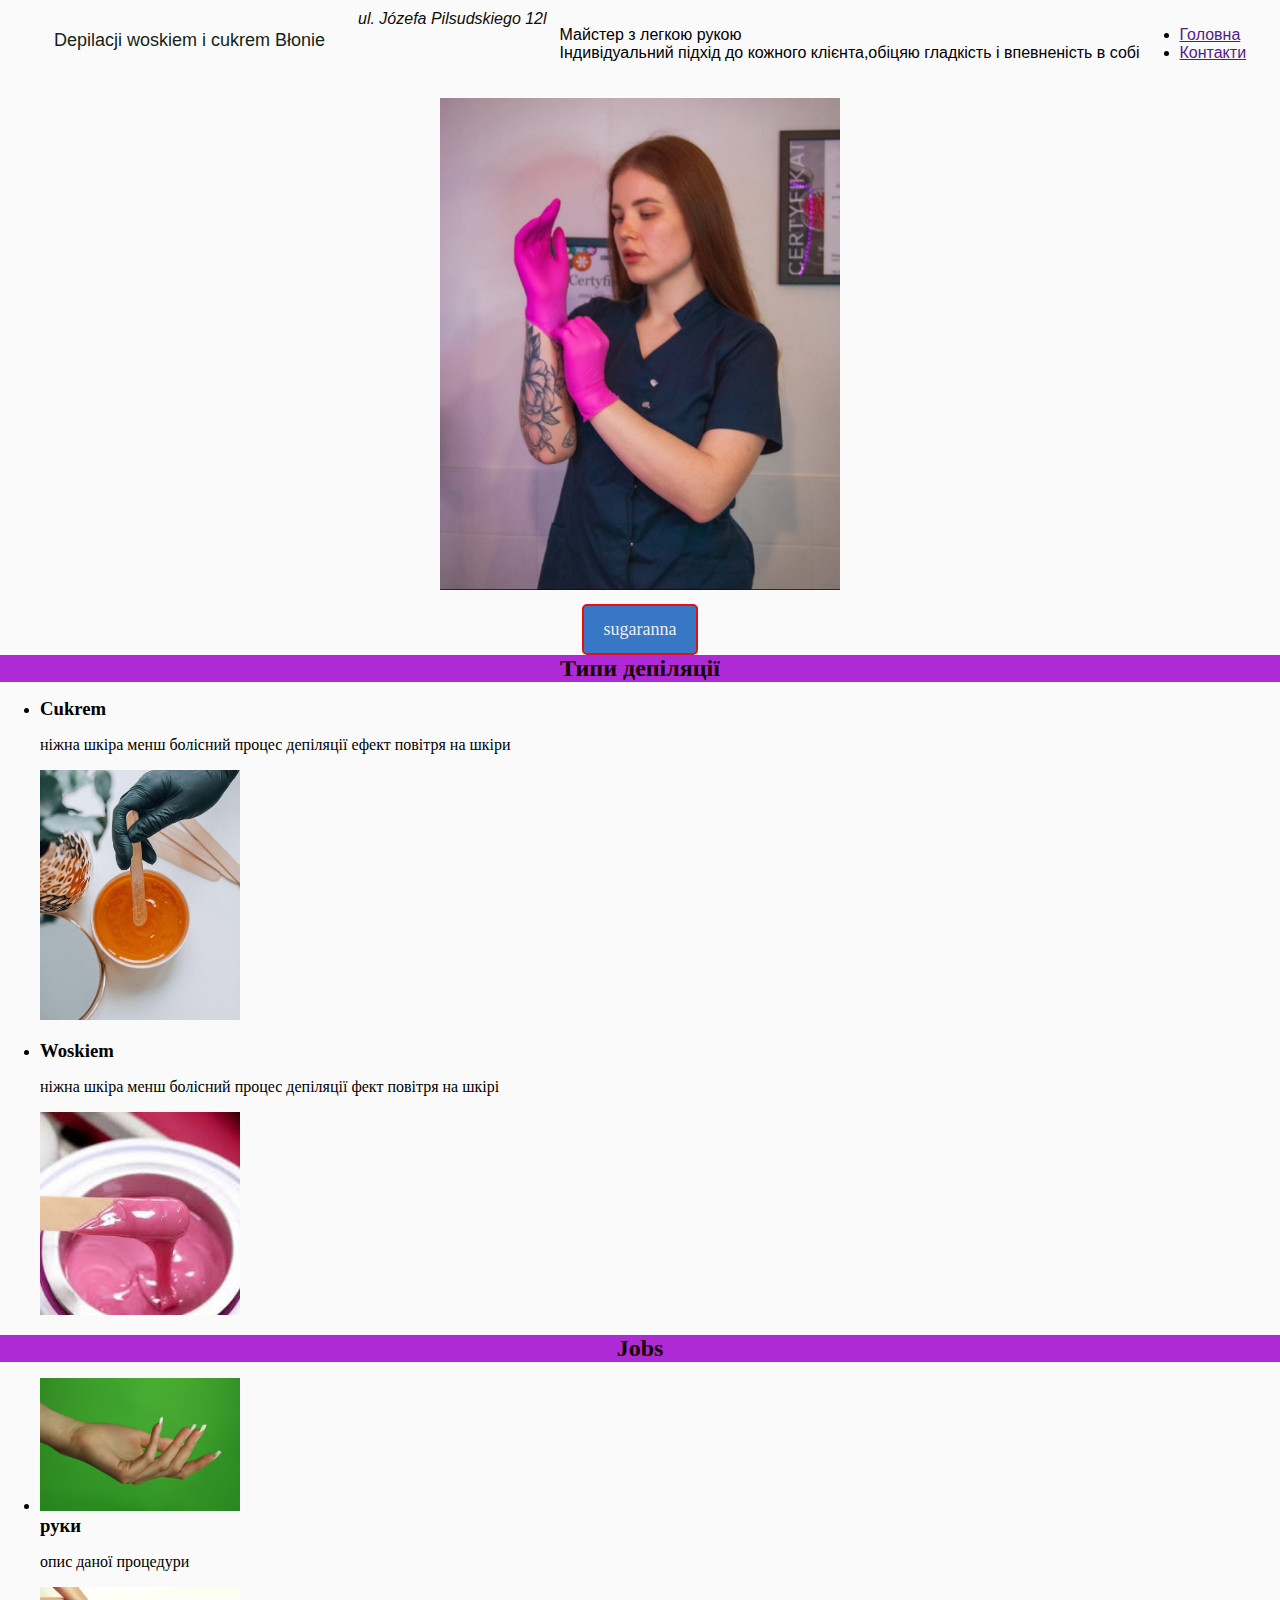
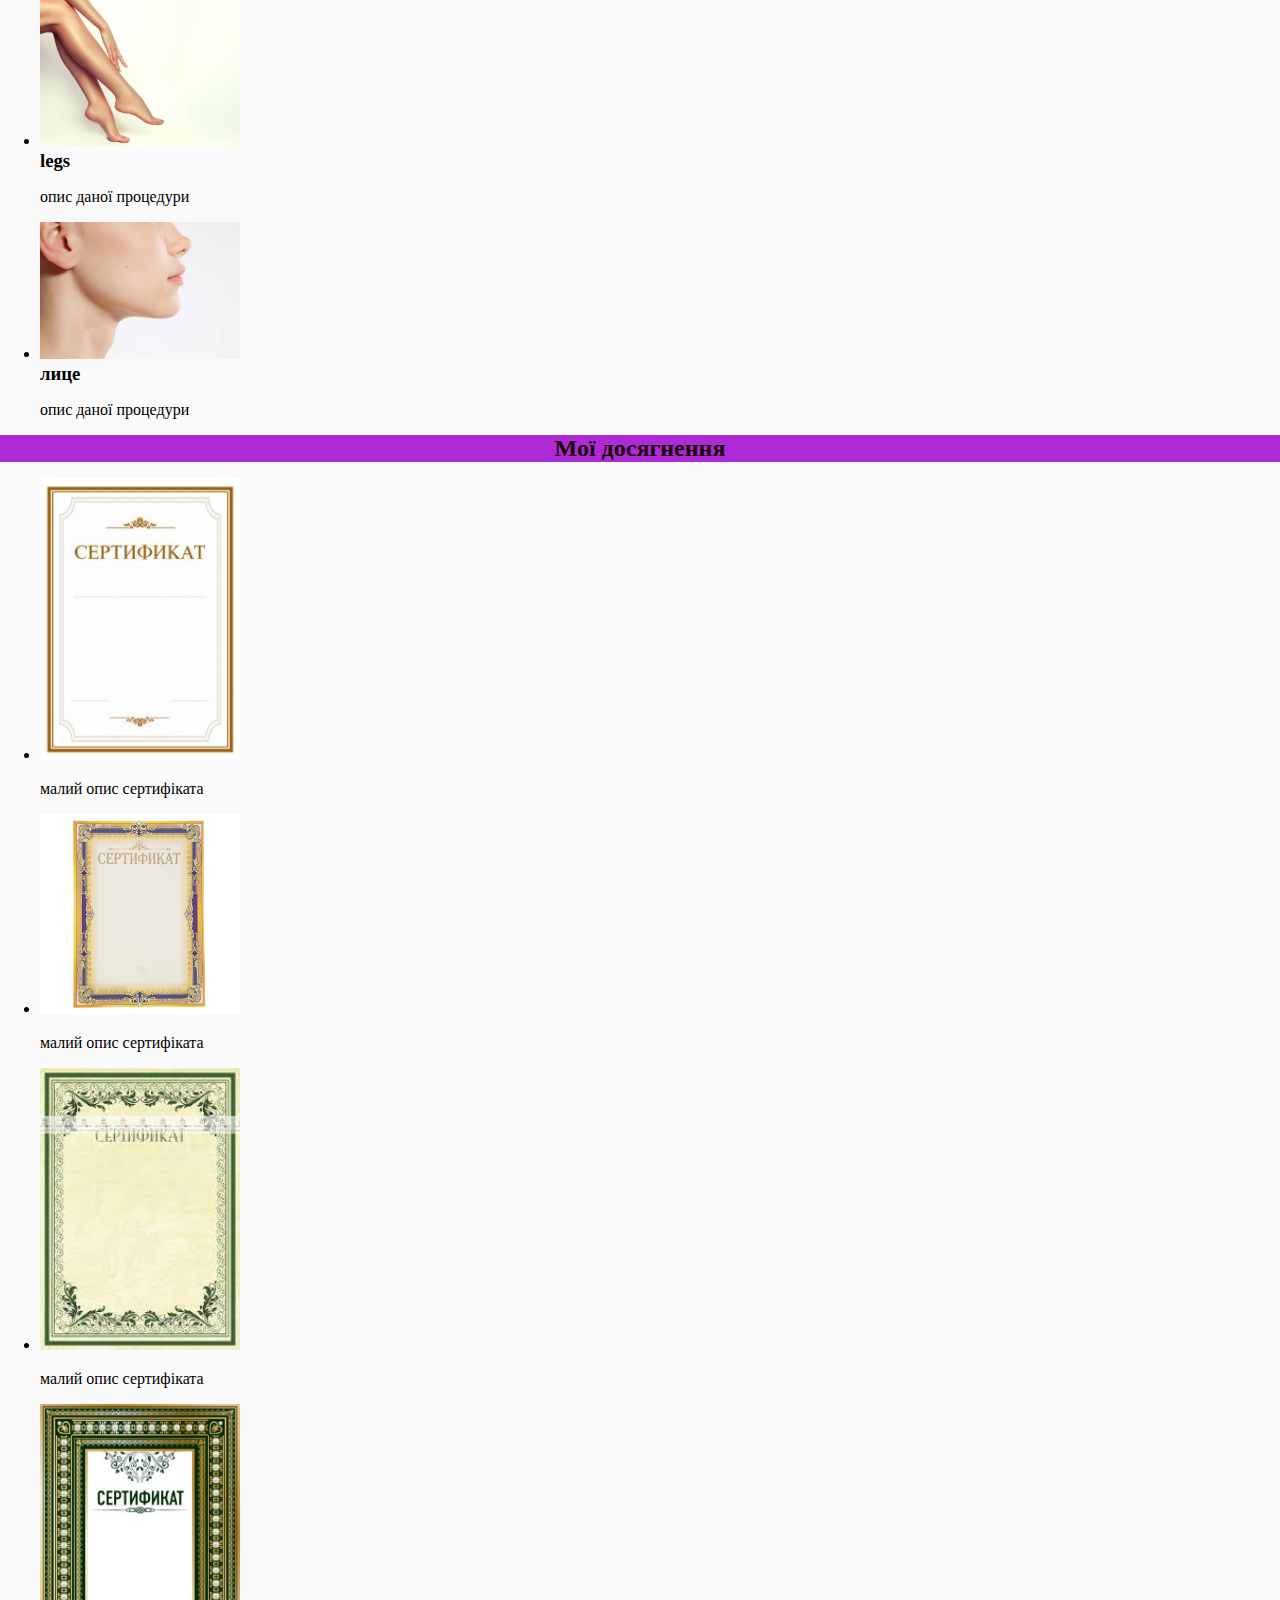
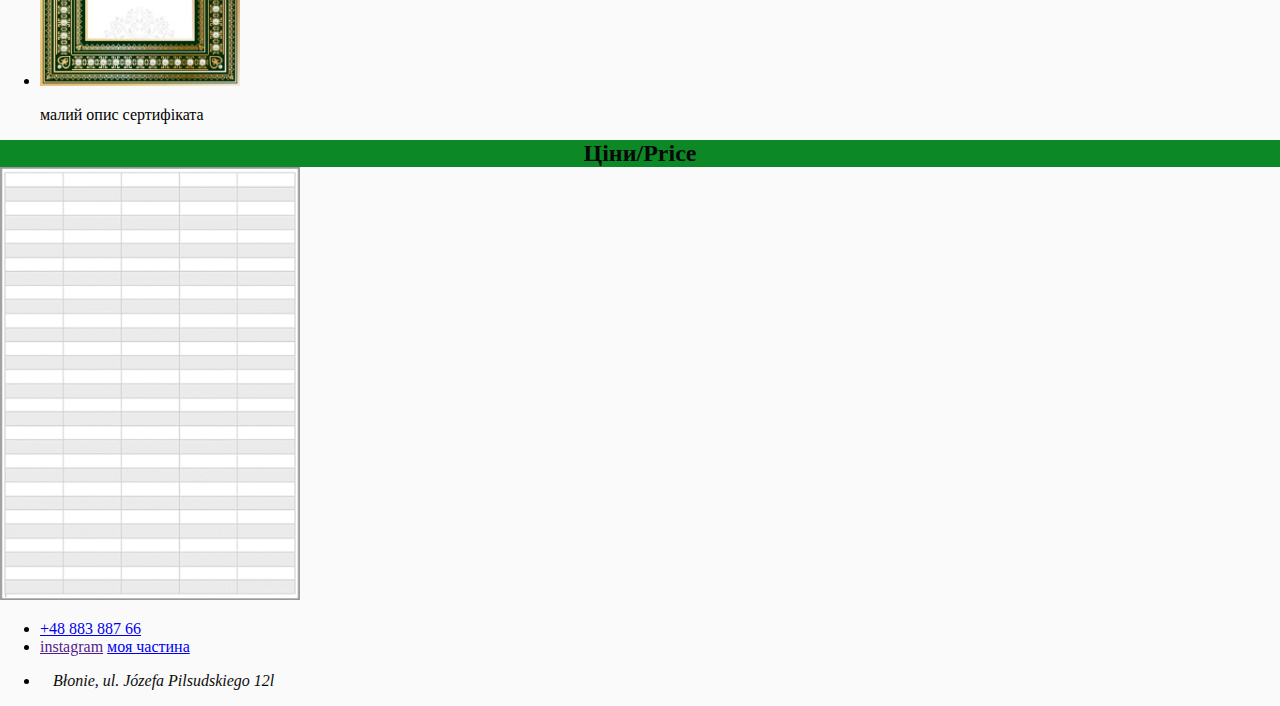
<file: index.html>
<!DOCTYPE html>
<html lang="en">
  <head>
    <meta charset="UTF-8" />
    <meta name="viewport" content="width=device-width, initial-scale=1.0" />
    <title>Document</title>
    <link rel="stylesheet" href="css/style.css" />
  </head>
  <body>
    <!-- Шапка -->
    <header class="page-header">
      <a href="index.html" class="logo"> Depilacji woskiem i cukrem Błonie</a>
      <address class="my-address">ul. Józefa Pilsudskiego 12l</address>
      <p class="address-text">
        Майстер з легкою рукою<br />
        Індивідуальний підхід до кожного клієнта,обіцяю гладкість і впевненість
        в собі
      </p>
      <nav>
        <ul class="button">
          <li><a href="" class="button-primary">Головна</a></li>
          <li><a href="" class="button-secondary">Контакти</a></li>
        </ul>
      </nav>
    </header>
    <main>
      <!-- герой -->

      <section class="hero">
        <div>
          <img src="foto/Anka.jpg" alt="Anka-sugar" width="400px" />
          <h1 Depilacji woskiem i cukrem></h1>
          <a
            href="https://www.instagram.com/anna_sugar_blonie"
            class="link-instagram"
            >sugaranna</a
          >
        </div>
      </section>

      <!-- Типи депіляції -->
      <section class="section-type">
        <h2 class="section-title">Типи депіляції</h2>
        <ul>
          <li>
            <h3>Cukrem</h3>
            <p>
              ніжна шкіра менш болісний процес депіляції ефект повітря на шкіри
            </p>
            <img src="foto/3.jpg" alt="cukrem" width="200px" />
          </li>
        </ul>
        <ul>
          <li>
            <h3>Woskiem</h3>
            <p>
              ніжна шкіра менш болісний процес депіляції фект повітря на шкірі
            </p>
            <img src="foto/2.jpg" alt="woskiem" width="200px" />
          </li>
        </ul>
      </section>
      <!-- Мої роботи  -->
      <section class="section-type">
        <!--Заголовок h2,h3 буде схований -->
        <h2 class="section-title">Jobs</h2>
        <ul>
          <li>
            <img src="foto/Hand.jpg" alt="Hand" width="200px" />
            <h3>руки</h3>
            <p>опис даної процедури</p>
          </li>
          <li>
            <img src="foto/Leg.jpg" alt="Leg" width="200px" />
            <h3>legs</h3>
            <p>опис даної процедури</p>
          </li>
          <li>
            <img src="foto/Face.jpg" alt="Face" width="200px" />
            <h3>лице</h3>
            <p>опис даної процедури</p>
          </li>
        </ul>
      </section>
      <!-- Дипломи -->
      <section class="section-type">
        <h2 class="section-title">Мої досягнення</h2>
        <ul>
          <li>
            <img src="foto/s.jpg" alt=" sertefikata " width="200px" />
            <p>малий опис сертифіката</p>
          </li>
          <li>
            <img src="foto/s2.jpg" alt="foto sertefikata 2" width="200px" />
            <p>малий опис сертифіката</p>
          </li>
          <li>
            <img src="foto/s3.jpg" alt="foto sertefikata 3" width="200px" />
            <p>малий опис сертифіката</p>
          </li>
          <li>
            <img src="foto/s4.jpg" alt="foto sertefikata 4" width="200px" />
            <p>малий опис сертифіката</p>
          </li>
        </ul>
      </section>
      <!-- Ціни -->
      <section class="section-type">
        <h2 class="section-price-title">Ціни/Price</h2>
        <img src="foto/tab.png" alt="таблиця" width="300px" />
      </section>
    </main>
  </body>
  <!-- Футер -->
  <footer>
    <ul>
      <li><a href="tel:+4888388766">+48 883 887 66</a></li>
      <li>
        <a href="" aria-label="instagram link">instagram</a>
        <a href="wareframe.html">моя частина</a>
      </li>
    </ul>

    <ul>
      <li>
        <address class="my-address">
          Błonie, ul. Józefa Pilsudskiego 12l
        </address>
      </li>
    </ul>
  </footer>
</html>
</file>
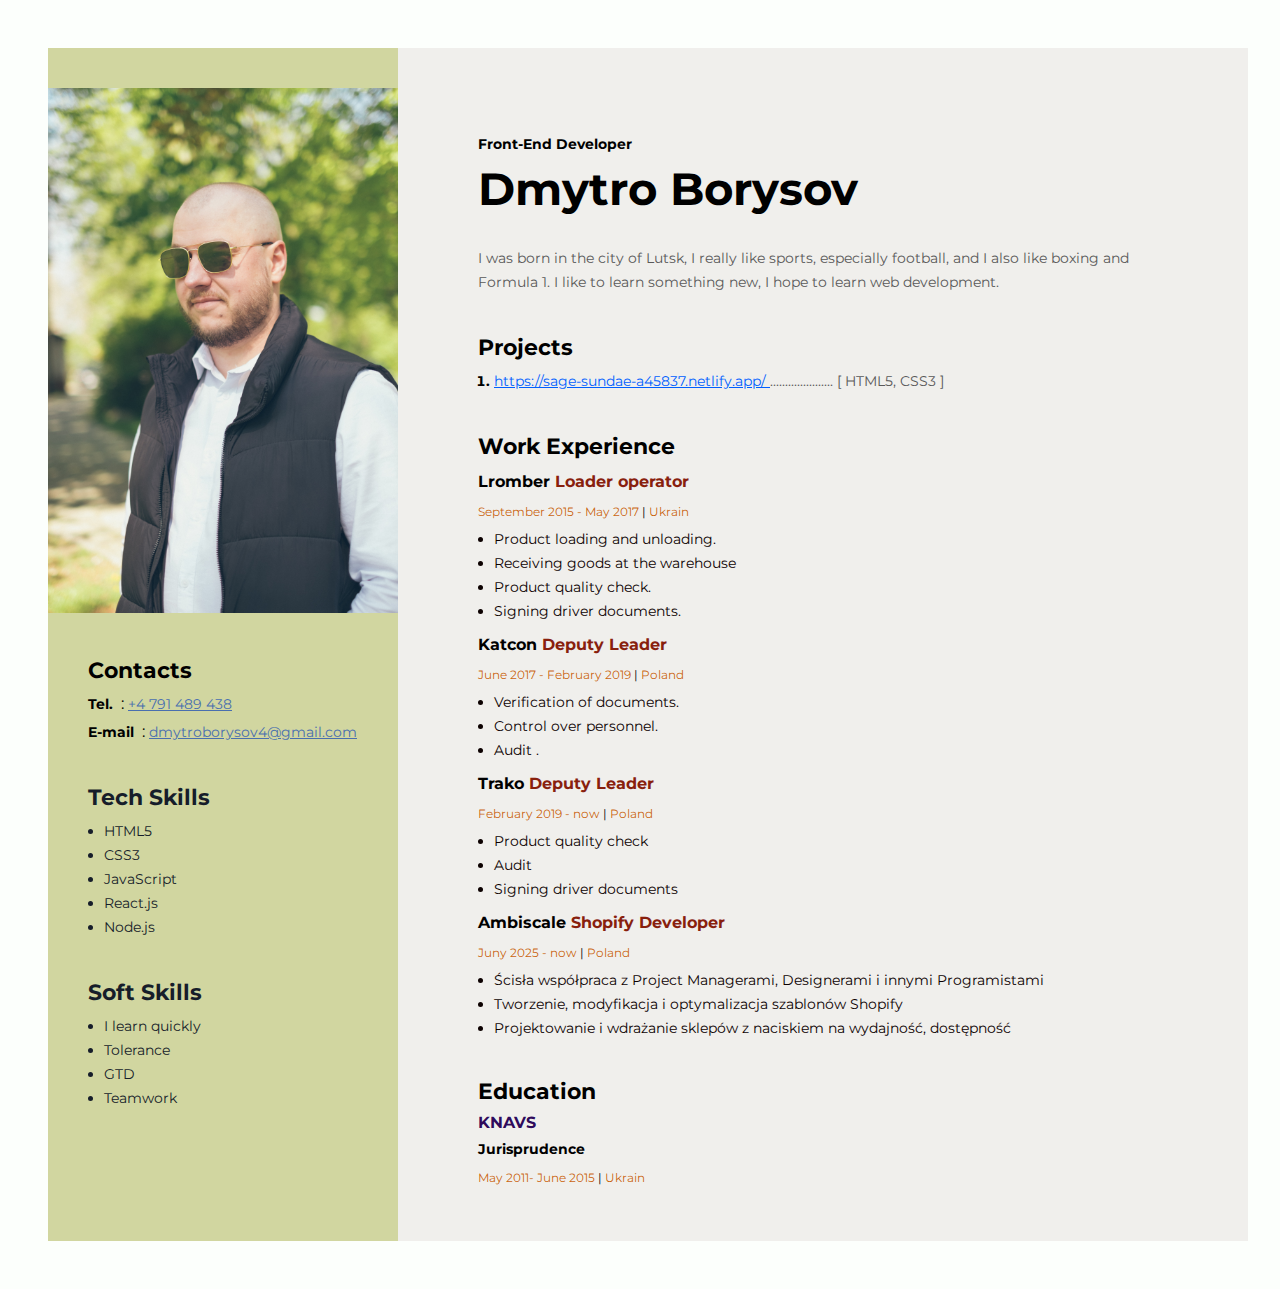
<file: resume project/index.html>
<!DOCTYPE html>
<html lang="en">
  <head>
    <meta charset="UTF-8" />
    <meta http-equiv="X-UA-Compatible" content="IE=edge" />
    <title>My resume</title>
    <link rel="preconnect" href="https://fonts.googleapis.com" />
    <link rel="preconnect" href="https://fonts.gstatic.com" crossorigin />
    <link
      href="https://fonts.googleapis.com/css2?family=Montserrat:wght@100..900&display=swap"
      rel="stylesheet"
    />
    <link rel="stylesheet" href="./css/style.css" />
  </head>

  <body>
    <!-- Wrapper  -->
    <div class="wrapper">
      <!-- Main content -->
      <div class="main-content">
        <!-- My info -->
        <div class="my-info">
          <h2 class="my-profession">Front-End Developer</h2>

          <h1 class="my-name">Dmytro Borysov</h1>
          <p class="my-descr">
            I was born in the city of Lutsk, I really like sports, especially
            football, and I also like boxing and Formula 1. I like to learn
            something new, I hope to learn web development.
          </p>
        </div>
        <!-- My Projects -->
        <div class="my-project-conteiner">
          <h3 class="my-project-title">Projects</h3>

          <ol class="my-project-list">
            <li class="my-project-item">
              <a
                href=""
                class="my-project-item-link"
                href="https://cryptohub.p.goit.global"
                target="_blank"
                >https://sage-sundae-a45837.netlify.app/
              </a>

              <span class="my-project-tec"
                >..................... [ HTML5, CSS3 ]</span
              >
            </li>
          </ol>
        </div>

        <!-- Work Experience -->
        <div>
          <h3 class="work-experience-title">Work Experience</h3>

          <!-- Company 1 -->

          <div class="work-experience-conteiner">
            <h4 class="work-experience-company">
              Lromber <span class="company-name">Loader operator</span>
            </h4>

            <p class="company-period">
              September 2015 - May 2017 <span class="separator">|</span> Ukrain
            </p>
            <ul class="duties-list">
              <li class="duties-item">Product loading and unloading.</li>
              <li class="duties-item">Receiving goods at the warehouse</li>
              <li class="duties-item">Product quality check.</li>
              <li class="duties-item">Signing driver documents.</li>
            </ul>
          </div>

          <!-- Company 2 -->

          <div class="work-experience-conteiner">
            <h4 class="work-experience-company">
              Katcon <span class="company-name"> Deputy Leader</span>
            </h4>
            <p class="company-period">
              June 2017 - February 2019 <span class="separator">|</span> Poland
            </p>
            <ul class="duties-list">
              <li class="duties-item">Verification of documents.</li>
              <li class="duties-item">Control over personnel.</li>
              <li class="duties-item">Audit .</li>
            </ul>
          </div>

          <!-- Company 3 -->

          <div class="work-experience-conteiner">
            <h4 class="work-experience-company">
              Trako <span class="company-name">Deputy Leader</span>
            </h4>

            <p class="company-period">
              February 2019 - now <span class="separator">|</span> Poland
            </p>
            <ul class="duties-list">
              <li class="duties-item">Product quality check</li>
              <li class="duties-item">Audit</li>
              <li class="duties-item">Signing driver documents</li>
            </ul>
          </div>

          <!-- Company 4 -->

          <div>
            <h4 class="work-experience-company">
              Ambiscale <span class="company-name"> Shopify Developer</span>
            </h4>

            <p class="company-period">
              Juny 2025 - now <span class="separator">|</span> Poland
            </p>
            <ul class="duties-list">
              <li class="duties-item">
                Ścisła współpraca z Project Managerami, Designerami i innymi
                Programistami
              </li>
              <li class="duties-item">
                Tworzenie, modyfikacja i optymalizacja szablonów Shopify
              </li>
              <li class="duties-item">
                Projektowanie i wdrażanie sklepów z naciskiem na wydajność,
                dostępność
              </li>
            </ul>
          </div>
        </div>
        <!-- Education -->
        <div class="education-conteiner">
          <h3 class="education-title">Education</h3>

          <h4 class="education-name">KNAVS</h4>

          <h5 class="education-profession">Jurisprudence</h5>

          <p class="education-period">
            May 2011- June 2015 <span class="separator">|</span> Ukrain
          </p>
        </div>
      </div>
      <!-- Sidebar -->
      <aside class="sidebar">
        <img src="img/Wedding.jpg" alt="men in black" width="350" />

        <div class="sidebar-content">
          <!-- Contacts -->
          <div class="contacts-conteiner">
            <h3 class="contacts-title">Contacts</h3>
            <p class="contacts-item">
              <span class="contact-type">Tel.</span>:
              <a class="contact-link" href="tel:+48791489438">+4 791 489 438</a>
            </p>
            <p class="contacts-item">
              <span class="contact-type">E-mail</span>:
              <a class="contact-link" href="mailo:dmytroborysov4@gmail.com"
                >dmytroborysov4@gmail.com</a
              >
            </p>
          </div>

          <!-- Tech Skills -->
          <div class="skills-conteiner">
            <h3 class="skill-title">Tech Skills</h3>
            <ul class="skill-list">
              <li class="skill-list-item">HTML5</li>
              <li class="skill-list-item">CSS3</li>
              <li class="skill-list-item">JavaScript</li>
              <li class="skill-list-item">React.js</li>
              <li class="skill-list-item">Node.js</li>
            </ul>
          </div>
          <!-- Soft Skills -->
          <div class="soft-conteiner">
            <h3 class="soft-title">Soft Skills</h3>
            <ul class="soft-list">
              <li class="soft-list-item">I learn quickly</li>
              <li class="soft-list-item">Tolerance</li>
              <li class="soft-list-item">GTD</li>
              <li class="soft-list-item">Teamwork</li>
            </ul>
          </div>
        </div>
      </aside>
    </div>
  </body>
</html>
</file>
<file: css/style.css>
/* Головні кольори  */
:root {
  --color-primary: rgb(0, 0, 0);
  --color-secondary: #0e010e;
  --color-tertiary: #3d7aff;
  --color-quaternary: #e77474;
}
html {
  box-sizing: border-box;
}
*,
*::before,
*::after {
  box-sizing: inherit;
}
header {
  display: flex;
  justify-content: center;
  margin-bottom: 20px;
  margin-top: 10px;
  font-family: "Trebuchet MS", "Lucida Sans Unicode", "Lucida Grande",
    "Lucida Sans", Arial, sans-serif;
}
h1,
h2,
h3,
h4,
h5 {
  margin-top: 0px;
  margin-bottom: 0px;
}
body {
  margin: 0;
  background-color: #fafafa;
  color: var(--color-primary);
  font-family: "Times New Roman", Times, serif;
}
.list {
  display: flex;
  flex-wrap: wrap;
  margin-left: auto;
  margin-left: auto;
  padding: 20px;
  list-style: none;
}
/* Logo */
.logo {
  display: flex;
  color: #152419;
  font-size: large;
  margin: 10px;
  padding: 10px;
  text-decoration: none;
}
.logo:hover {
  color: #2b22aa;
}
.logo:focus {
  color: #2b22aa;
}

.container.jobs.diploms {
  display: flex;
  margin-left: auto;
  margin-right: auto;
  padding-left: 15px;
  padding-right: 15px;
  width: 1230px;
}
.container-list {
  display: flex;
  flex-wrap: wrap;
  align-items: center;
}
.item-diplom {
  width: calc(100% / 3);
}
.item {
  width: calc(100% / 3);
}
.img-jobs {
  margin-left: 40px;
  margin-right: 40px;
  font-size: 18px;
}

.text-jobs {
  margin-left: 40px;
  margin-right: 40px;
  font-size: 18px;
}
.type {
  display: flex;
  flex-direction: row;
  align-items: baseline;
  margin-left: 15px;
  margin-right: 15px;
}

/* Hero */
.hero {
  background-color: #fafafa;
  text-align: center;
}
.hero-img {
  display: flex;
  justify-content: center;
  margin: auto;
  border-radius: 30%;
}
.hero-title {
  color: #000000;
  font-size: 18px;
  font-weight: 500;
  text-align: center;
  margin-top: 10px;
  margin-bottom: 10px;
  margin-left: 10px;
  margin-right: 10px;
}

/* Section */
.section-title {
  background-color: #ae2ad6;
  color: #160101;
  text-align: center;
}

.section-price-title {
  color: #080808;
  text-align: center;
  background-color: #0c8827;
}

.container-price {
  display: flex;
  justify-content: space-between;
  flex-wrap: wrap;
  font-size: 25px;
  margin-left: auto;
  margin-right: auto;
  margin-top: 30px;
  margin-bottom: 30px;
  padding-left: 15px;
  padding-right: 15px;
  width: 1200px;
}

.flex-price {
  width: calc((100% - 75px) / 4);
  margin-right: 25px;
}
.flex-price:nth-child(4n) {
  margin-right: 0%;
}
.link-instagram {
  display: inline-block;
  text-decoration: none;
  font-size: 18px;
  border: 2px solid #e90f0f;
  border-radius: 5px;
  background-color: #3777c5;
  padding-left: 20px;
  padding-top: 13px;
  padding-bottom: 13px;
  padding-right: 20px;
  color: #ebedf0;
  text-align: center;
  min-width: 100px;
  margin-top: 10px;
}
.link-instagram:hover,
.link-instagram:focus {
  color: #831b1b;
  background-color: #141516;
  border: 2px solid #4892dd;
}
.my-address {
  padding-left: 13px;
  padding-right: 13px;
  color: #0c0c0c;
  text-decoration: none;
}
.link-phone {
  display: flex;
  padding-left: 13px;
  padding-right: 13px;
  text-decoration: none;
}
.list-footer {
  display: flex;
  justify-content: center;
  flex-direction: row;
  list-style: none;
}
</file>
<file: resume project/css/style.css>
body {
  background: #fbfffbcc;
  padding: 40px 40px 40px 40px;
  font-family: "Montserrat", sans-serif;
}

ul,
ol {
  margin-top: 0;
  margin-bottom: 0;
}
.wrapper {
  background: #f0efec;
  display: flex;
  flex-direction: row-reverse;
  width: 1200px;
  margin: 0 auto;
}
/* Main content */

.main-content {
  padding: 88px 80px 40px 80px;
  box-sizing: border-box;
}
/* Sidebar */

.sidebar {
  background: #d1d6a0;
  padding-top: 40px;
  padding-bottom: 40px;
  box-sizing: border-box;
  width: 370px;
}
.sidebar-content {
  padding-left: 40px;
  padding-right: 40px;
  padding-top: 40px;
  box-sizing: border-box;
}
/* Contacts */

.contacts-title {
  font-weight: 700;
  font-size: 22px;
  color: #000000;
  line-height: normal;
  margin-top: 0px;
  margin-bottom: 8px;
}
.contact-type {
  font-weight: 700;
  font-size: 14px;
  line-height: 24px;
  color: #000000;
  margin-right: 8px;
}
.contact-link {
  font-weight: 400;
  font-size: 14px;
  line-height: 24px;
  color: #496faf;
  text-decoration-line: underline;
}
.contacts-item {
  margin-top: 0px;
  margin-bottom: 4px;
}
.contacts-conteiner {
  margin-bottom: 40px;
}
/* Skills conteiner */

.skills-conteiner {
  margin-bottom: 40px;
}

.skill-title {
  font-weight: 700;
  font-size: 22px;
  color: #161d2a;
  line-height: normal;
  margin-top: 0;
  margin-bottom: 8px;
}
.skill-list {
  padding-left: 16px;
}
.skill-list-item {
  font-weight: 400;
  font-size: 14px;
  line-height: 24px;
  color: #161d2a;
}

.soft-conteiner {
  margin-bottom: 40px;
}
.soft-title {
  font-weight: 700;
  font-size: 22px;
  color: #161d2a;
  line-height: normal;
  margin-top: 0;
  margin-bottom: 8px;
}
.soft-list {
  padding-left: 16px;
}
.soft-list-item {
  font-weight: 400;
  font-size: 14px;
  line-height: 24px;
  color: #161d2a;
}

/* Main content */
.my-profession {
  font-weight: 700;
  font-size: 14px;
  line-height: 17px;
  color: #000;
  margin-top: 0px;
  margin-bottom: 8px;
}

.my-name {
  font-weight: 700;
  font-size: 45px;
  line-height: 55px;
  color: #000;
  margin-top: 0px;
}
.my-info {
  margin-bottom: 40px;
}

.my-descr {
  font-weight: 400;
  font-size: 14px;
  line-height: 24px;
  color: #595959;
}

/* My project */
.my-project-conteiner {
  margin-bottom: 40px;
}
.my-project-title {
  font-weight: 700;
  font-size: 22px;
  line-height: 27px;
  color: #000;
  margin-top: 0px;
  margin-bottom: 8px;
}

.my-project-item {
  font-weight: 700;
  font-size: 14px;
  line-height: 24px;
  color: #000;
}
.my-project-list {
  padding-left: 16px;
}

.my-project-item-link {
  font-weight: 400;
  font-size: 14px;
  line-height: 24px;
  text-decoration: underline;
  color: #005fff;
}

.my-project-tec {
  font-weight: 400;
  font-size: 14px;
  line-height: 24px;
  color: #595959;
}
/* Work Experience */
.work-experience-conteiner {
  margin-bottom: 12px;
}
.work-experience-title {
  font-weight: 700;
  font-size: 22px;
  line-height: 27px;
  color: #000;
  margin-bottom: 8px;
  margin-top: 0;
}
.work-experience-company {
  font-weight: 700;
  font-size: 16px;
  line-height: 20px;
  color: #000;
  margin-bottom: 0px;
  margin-top: 12px;
}
.company-name {
  font-weight: 700;
  font-size: 16px;
  line-height: 20px;
  color: #88200d;
}
.company-period {
  font-weight: 400;
  font-size: 12px;
  color: hsla(27, 92%, 41%, 0.986);
  margin-bottom: 8px;
}
.separator {
  color: #000;
}
.duties-item {
  font-weight: 400;
  font-size: 14px;
  line-height: 24px;
  color: #0c0101;
}
.duties-list {
  padding-left: 16px;
}

/* Education */
.education-conteiner {
  margin-bottom: 16px;
}
.education-title {
  font-weight: 700;
  font-size: 22px;
  color: #000;
  margin-bottom: 0px;
  margin-top: 38px;
}

.education-name {
  font-weight: 700;
  font-size: 16px;
  color: #290458f8;
  margin-bottom: 8px;
  margin-top: 8px;
}

.education-profession {
  font-weight: 700;
  font-size: 14px;
  color: #000;
  margin-top: 6px;
  margin-bottom: 8px;
}
.education-period {
  font-weight: 400;
  font-size: 12px;
  color: hsla(27, 92%, 41%, 0.986);
  margin-bottom: 8px;
}
</file>
